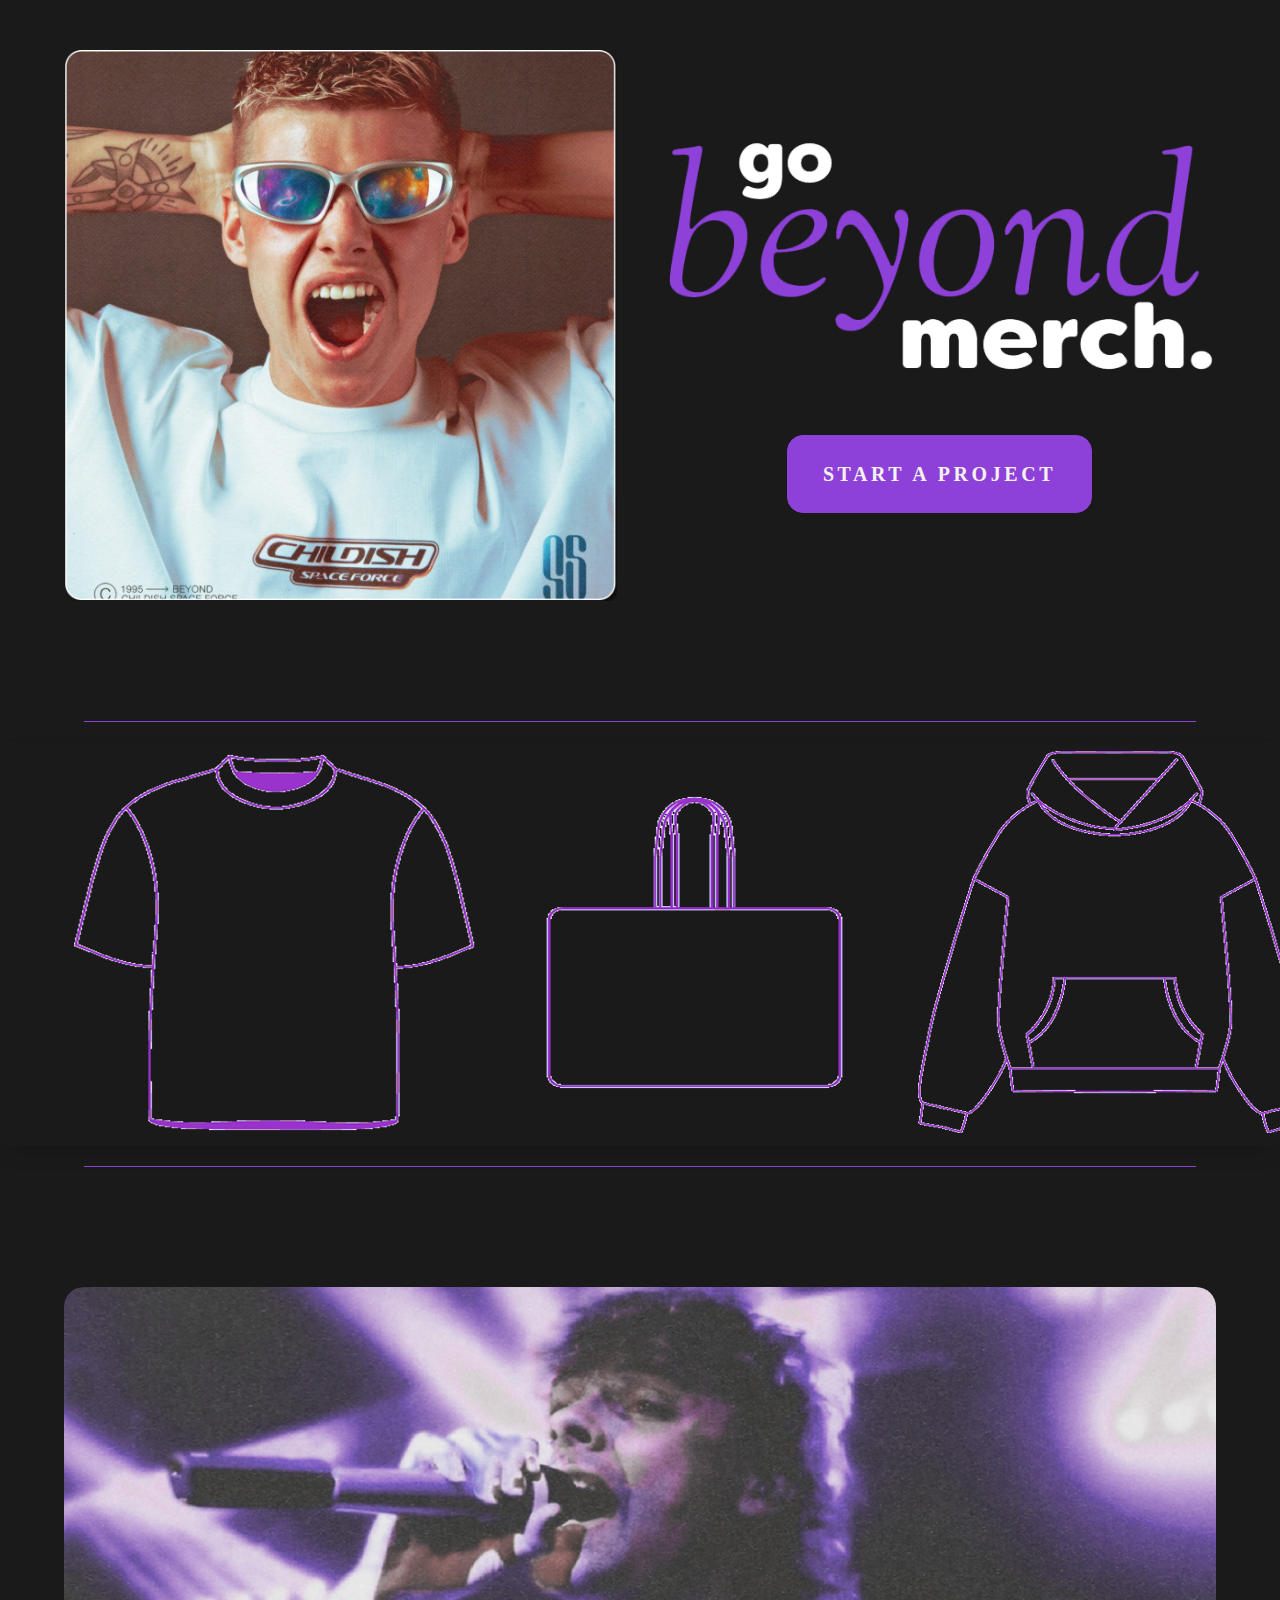
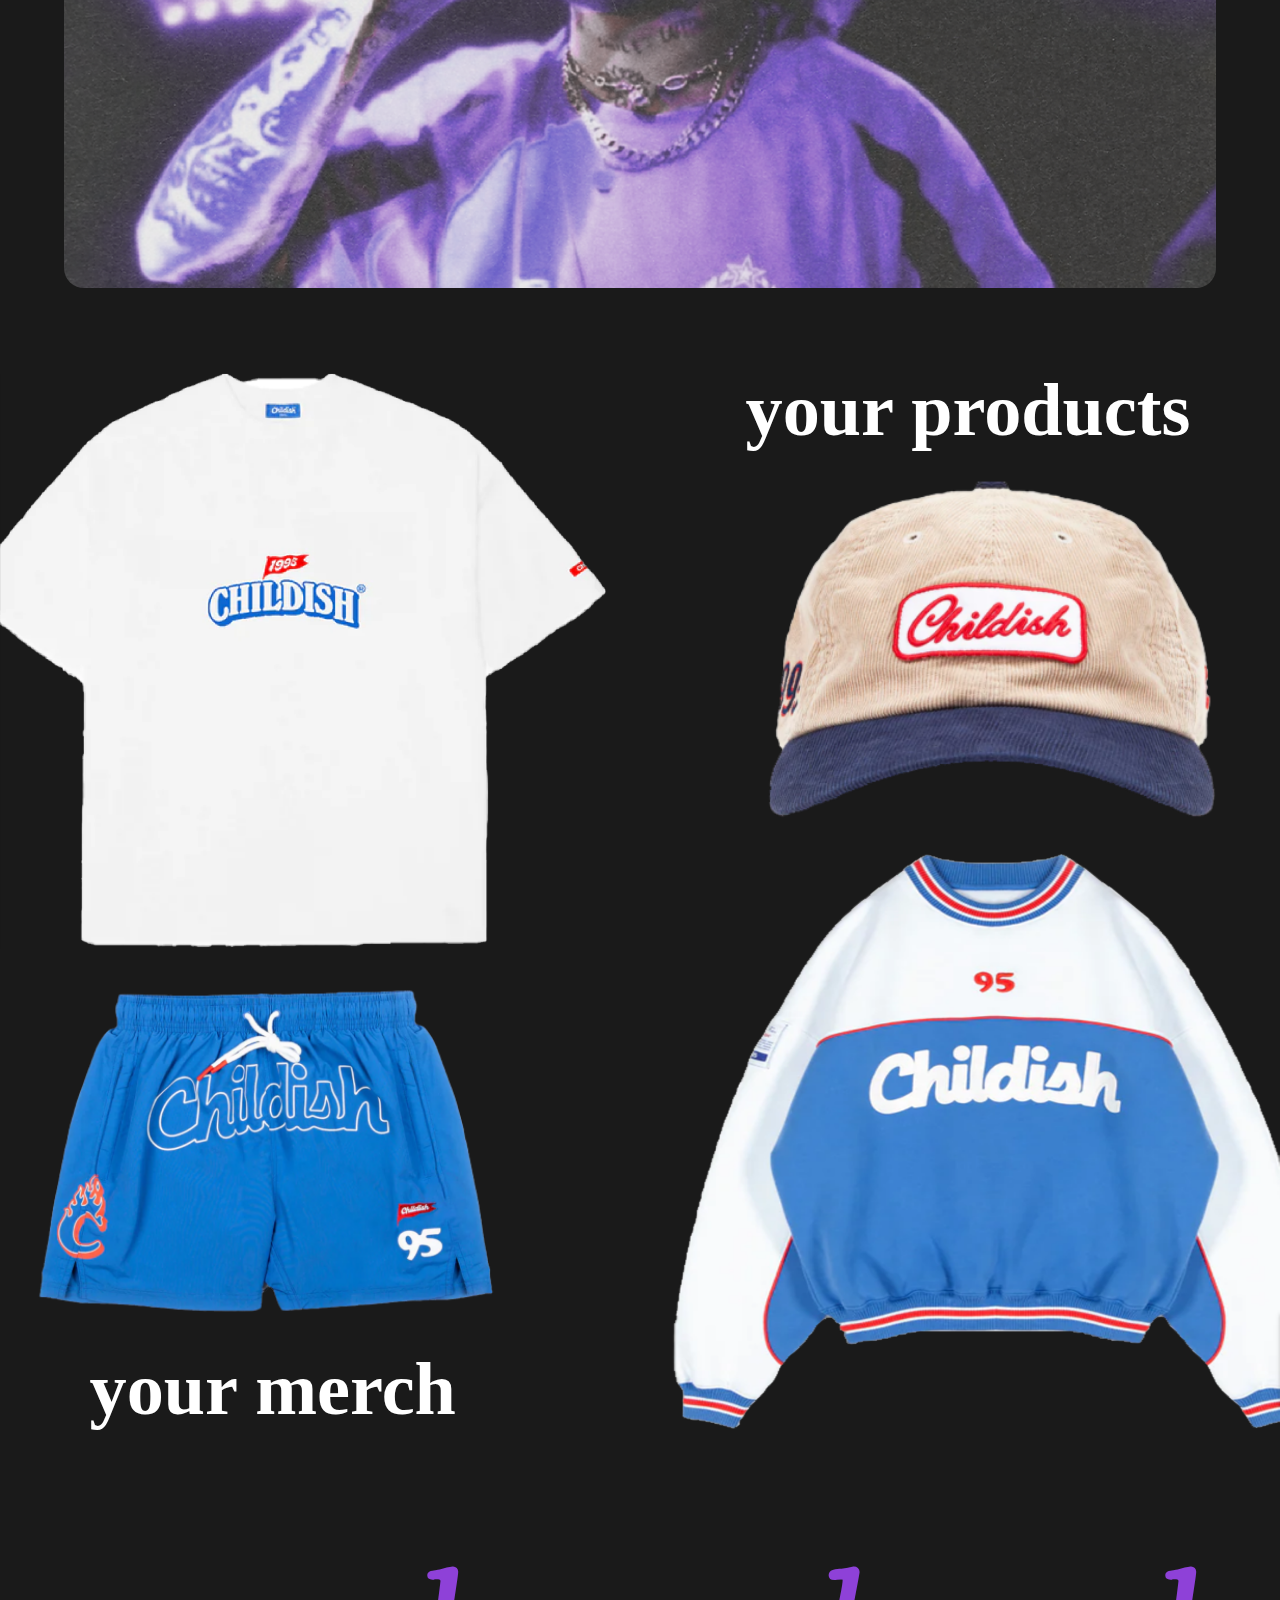
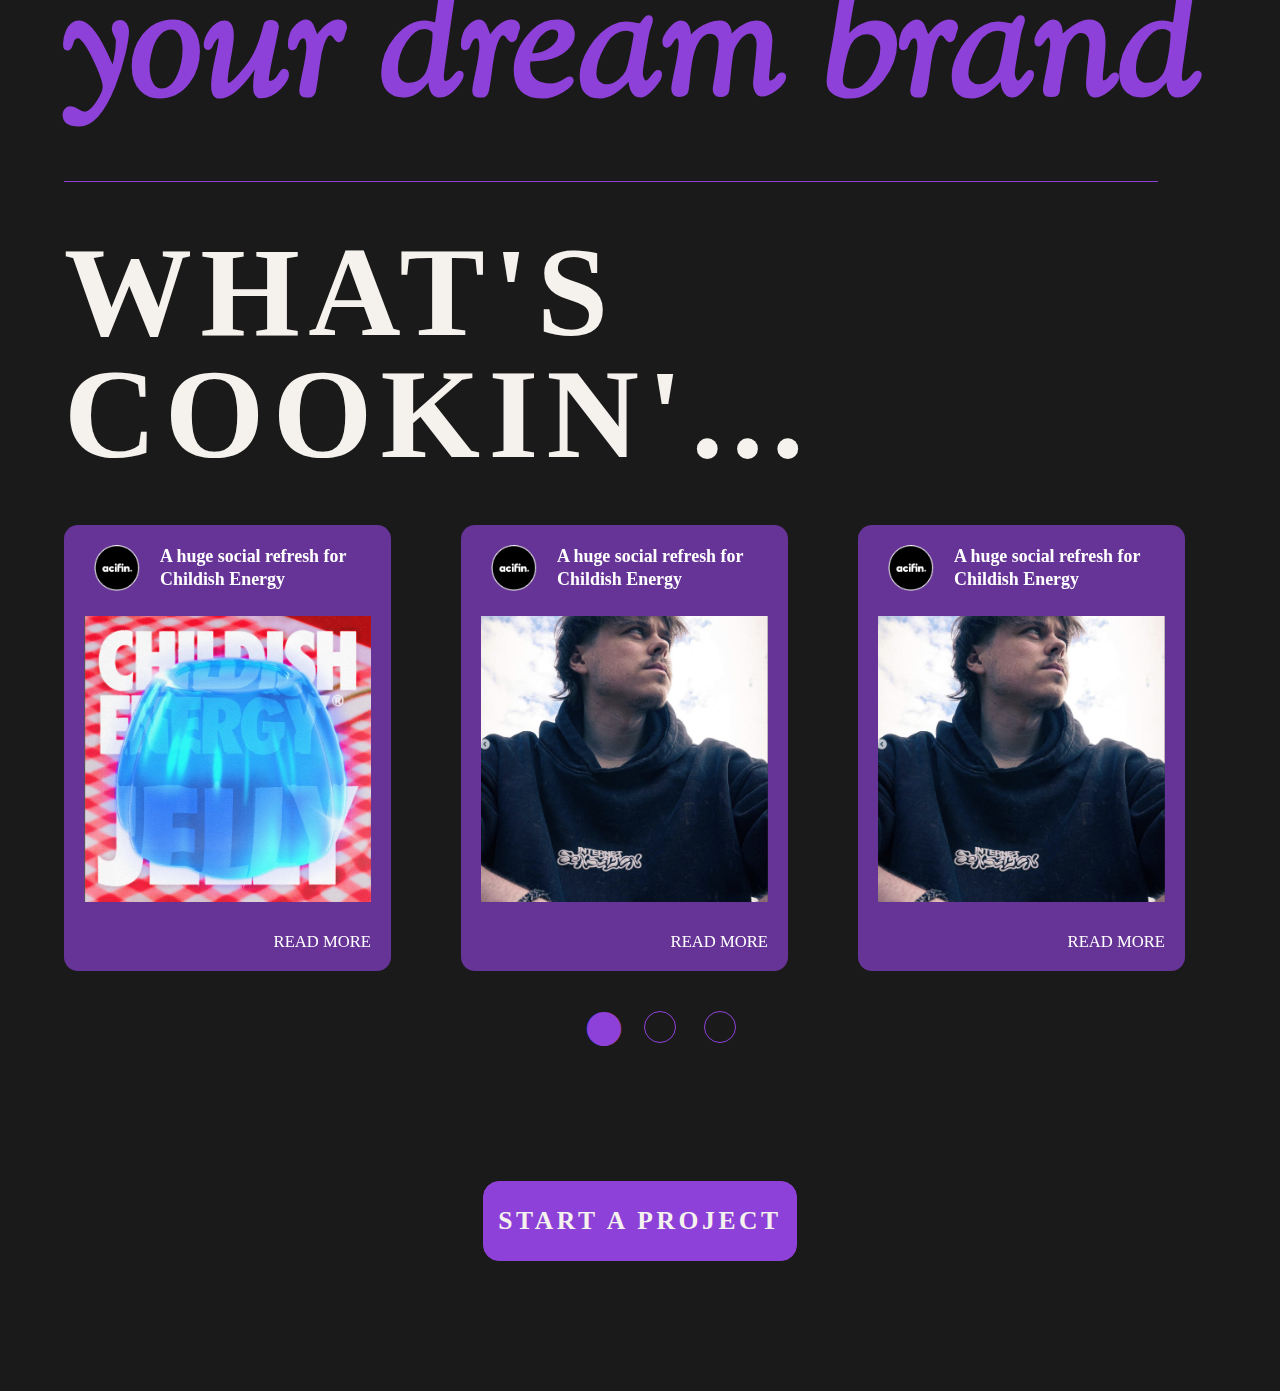
<file: index.html>
<!DOCTYPE html>
<html lang="en">
<head>
    <meta charset="UTF-8">
    <meta name="viewport" content="width=device-width, initial-scale=1.0">
    <link href="https://db.onlinewebfonts.com/c/bab15956435794e3d48309ddf0700b4c?family=Filson+Soft" rel="stylesheet">
    <link rel="stylesheet" type="text/css" href="assets/slick/slick.css">
    <link rel="stylesheet" type="text/css" href="assets/slick/slick-theme.css">
    <link rel="stylesheet" href="assets/style.css">
    <title>Merch</title>
</head>
<body>
    <main class="main_merch_sec">
        <div class="container">
            <section class="merch_container">
                <div class="merch_img_sec">
                    <img src="assets/images/merch_intro_img.png" alt="Merch_Intro">
                </div>
                <div class="merch_intro_sec">
                    <img src="assets/images/merch_intro_txt.png" alt="Merch_txt">
                    <button class="merch_btn">START A PROJECT</button>
                </div>
            </section>
        </div>
        <section class="product_scrollBar">
            <div class="container">
                <div class="scrollBar_line"></div>
            </div>
            <div class="slider">
                <div class="container">
                    <div class="slide-track">
                        <div class="slide">
                            <img src="assets/images/purple-tshirt.png" alt="T-Shirt" />
                        </div>
                        <div class="slide">
                            <img src="assets/images/purple-bag.png" alt="Bag" />
                        </div>
                        <div class="slide">
                            <img src="assets/images/purple-hoddie.png" alt="Hoodie" />
                        </div>
                        <div class="slide">
                            <img src="assets/images/purple.cap" alt="Cap" />
                        </div>
                        <div class="slide">
                            <img src="assets/images/purple_wallet.png" alt="Wallet" />
                        </div>
                        <div class="slide">
                            <img src="assets/images/purple-sweater.png" alt="Sweater" />
                        </div>
                        <div class="slide">
                            <img src="assets/images/purple-socks.png" alt="Socks" />
                        </div>
                        <div class="slide">
                            <img src="assets/images/purple-car.png" alt="Car" />
                        </div>
                        <div class="slide">
                            <img src="assets/images/purple-window.png" alt="Window" />
                        </div>
                        <div class="slide">
                            <img src="assets/images/purple-teddy.png" alt="Teddy" />
                        </div>
                        <div class="slide">
                            <img src="assets/images/purple-tshirt.png" alt="T-Shirt" />
                        </div>
                        <div class="slide">
                            <img src="assets/images/purple-bag.png" alt="Bag" />
                        </div>
                        <div class="slide">
                            <img src="assets/images/purple-hoddie.png" alt="Hoodie" />
                        </div>
                        <div class="slide">
                            <img src="assets/images/purple.cap" alt="Cap" />
                        </div>
                        <div class="slide">
                            <img src="assets/images/purple_wallet.png" alt="Wallet" />
                        </div>
                        <div class="slide">
                            <img src="assets/images/purple-sweater.png" alt="Sweater" />
                        </div>
                        <div class="slide">
                            <img src="assets/images/purple-socks.png" alt="Socks" />
                        </div>
                        <div class="slide">
                            <img src="assets/images/purple-car.png" alt="Car" />
                        </div>
                        <div class="slide">
                            <img src="assets/images/purple-window.png" alt="Window" />
                        </div>
                        <div class="slide">
                            <img src="assets/images/purple-teddy.png" alt="Teddy" />
                        </div>
                        <div class="slide">
                            <img src="assets/images/purple-tshirt.png" alt="T-Shirt" />
                        </div>
                        <div class="slide">
                            <img src="assets/images/purple-bag.png" alt="Bag" />
                        </div>
                        <div class="slide">
                            <img src="assets/images/purple-hoddie.png" alt="Hoodie" />
                        </div>
                        <div class="slide">
                            <img src="assets/images/purple.cap" alt="Cap" />
                        </div>
                        <div class="slide">
                            <img src="assets/images/purple_wallet.png" alt="Wallet" />
                        </div>
                        <div class="slide">
                            <img src="assets/images/purple-sweater.png" alt="Sweater" />
                        </div>
                        <div class="slide">
                            <img src="assets/images/purple-socks.png" alt="Socks" />
                        </div>
                        <div class="slide">
                            <img src="assets/images/purple-car.png" alt="Car" />
                        </div>
                        <div class="slide">
                            <img src="assets/images/purple-window.png" alt="Window" />
                        </div>
                        <div class="slide">
                            <img src="assets/images/purple-teddy.png" alt="Teddy" />
                        </div>
                    </div>
                </div>
            </div>
            <div class="container">
                <div class="scrollBar_line"></div>
            </div>
        </section>
        <section class="merch_poster_sec">
            <div class="container">
                <img src="assets/images/merch_singer.png" alt="Merch Poster">
            </div>
        </section>
        <section class="merch_product_sec">
            <div class="merch_pro_sec_1">
                <div class="merch_pro_img_1">
                    <img src="assets/images/childish-t-shirt.png" alt="Childish T-Shirt">
                </div>
                <div class="merch_pro_img_2">
                    <img src="assets/images/product_shorts.png" alt="Childish Shorts">
                </div>
                
                <h3>your merch</h3>
            </div>
            <div class="merch_pro_sec_2">
                <h3>your products</h3>
                <div class="merch_pro_img_3">
                    <img src="assets/images/product_cap.png" alt="Childish Cap">
                </div>
                <div class="merch_pro_img_4">
                    <img src="assets/images/product_hoodie.png" alt="Childish Hoodie">
                </div>
            </div>
        </section>
        <section class="dream_txt_sec">
            <div class="container">
                <h1>your dream brand</h1>
                <div class="line"></div>
            </div>
        </section>
        <section class="childish_slider_sec">
            <div class="container">
                <h1>WHAT'S COOKIN'...</h1>
            </div>
        </section>
        <section class="slider_wrapper">
            <div class="container">
                <div class="slider_instagram">
                    <div class="slider_content">
                        <div class="slider_content_header">
                            <img src="assets/images/acifin_slider_logo.png" alt="Slider Logo">
                            <h4>A huge social refresh for Childish Energy</h4>
                        </div>
                        <div class="slider_content_main">
                            <img src="assets/images/slider_img_1.png" alt="Slider IMG">
                        </div>
                        <div class="slider_read_more">
                            <p>READ MORE</p>
                        </div>
                    </div>
                    <div class="slider_content">
                        <div class="slider_content_header">
                            <img src="assets/images/acifin_slider_logo.png" alt="Slider Logo">
                            <h4>A huge social refresh for Childish Energy</h4>
                        </div>
                        <div class="slider_content_main">
                            <img src="assets/images/slider_img_2.png" alt="Slider IMG">
                        </div>
                        <div class="slider_read_more">
                            <p>READ MORE</p>
                        </div>
                    </div>
                    <div class="slider_content">
                        <div class="slider_content_header">
                            <img src="assets/images/acifin_slider_logo.png" alt="Slider Logo">
                            <h4>A huge social refresh for Childish Energy</h4>
                        </div>
                        <div class="slider_content_main">
                            <img src="assets/images/slider_img_2.png" alt="Slider IMG">
                        </div>
                        <div class="slider_read_more">
                            <p>READ MORE</p>
                        </div>
                    </div>
                    <div class="slider_content">
                        <div class="slider_content_header">
                            <img src="assets/images/acifin_slider_logo.png" alt="Slider Logo">
                            <h4>A huge social refresh for Childish Energy</h4>
                        </div>
                        <div class="slider_content_main">
                            <img src="assets/images/slider_img_1.png" alt="Slider IMG">
                        </div>
                        <div class="slider_read_more">
                            <p>READ MORE</p>
                        </div>
                    </div>
                    <div class="slider_content">
                        <div class="slider_content_header">
                            <img src="assets/images/acifin_slider_logo.png" alt="Slider Logo">
                            <h4>A huge social refresh for Childish Energy</h4>
                        </div>
                        <div class="slider_content_main">
                            <img src="assets/images/slider_img_2.png" alt="Slider IMG">
                        </div>
                        <div class="slider_read_more">
                            <p>READ MORE</p>
                        </div>
                    </div>
                    <div class="slider_content">
                        <div class="slider_content_header">
                            <img src="assets/images/acifin_slider_logo.png" alt="Slider Logo">
                            <h4>A huge social refresh for Childish Energy</h4>
                        </div>
                        <div class="slider_content_main">
                            <img src="assets/images/slider_img_2.png" alt="Slider IMG">
                        </div>
                        <div class="slider_read_more">
                            <p>READ MORE</p>
                        </div>
                    </div>
                </div>
            </div>
        </section>
        <section class="read_more_sec">
            <div class="container">
                <button class="merch_btn">START A PROJECT</button>
            </div>
        </section>
        
        <script src="https://code.jquery.com/jquery-2.2.0.min.js" type="text/javascript"></script>
        <script src="assets/slick/slick.js" type="text/javascript" charset="utf-8"></script>
        <script type="text/javascript">
            $(document).on('ready', function() {
                $('.slider_instagram').slick({
                    dots: true,
                    arrows: false,
                    infinite: true,
                    slidesToShow: 3,
                    slidesToScroll: 2,
                responsive: [
                    {
                    breakpoint: 1024,
                    settings: {
                        slidesToShow: 3,
                        slidesToScroll: 1,
                        infinite: true,
                        dots: true
                    }
                    },
                    {
                    breakpoint: 830,
                    settings: {
                        slidesToShow: 2,
                        slidesToScroll: 1
                    }
                    },
                    {
                    breakpoint: 590,
                    settings: {
                        slidesToShow: 1,
                        slidesToScroll: 1
                    }
                    }
                ]
                });
            });
        </script>
    </body>
    </html>
</body>
</html>
</file>
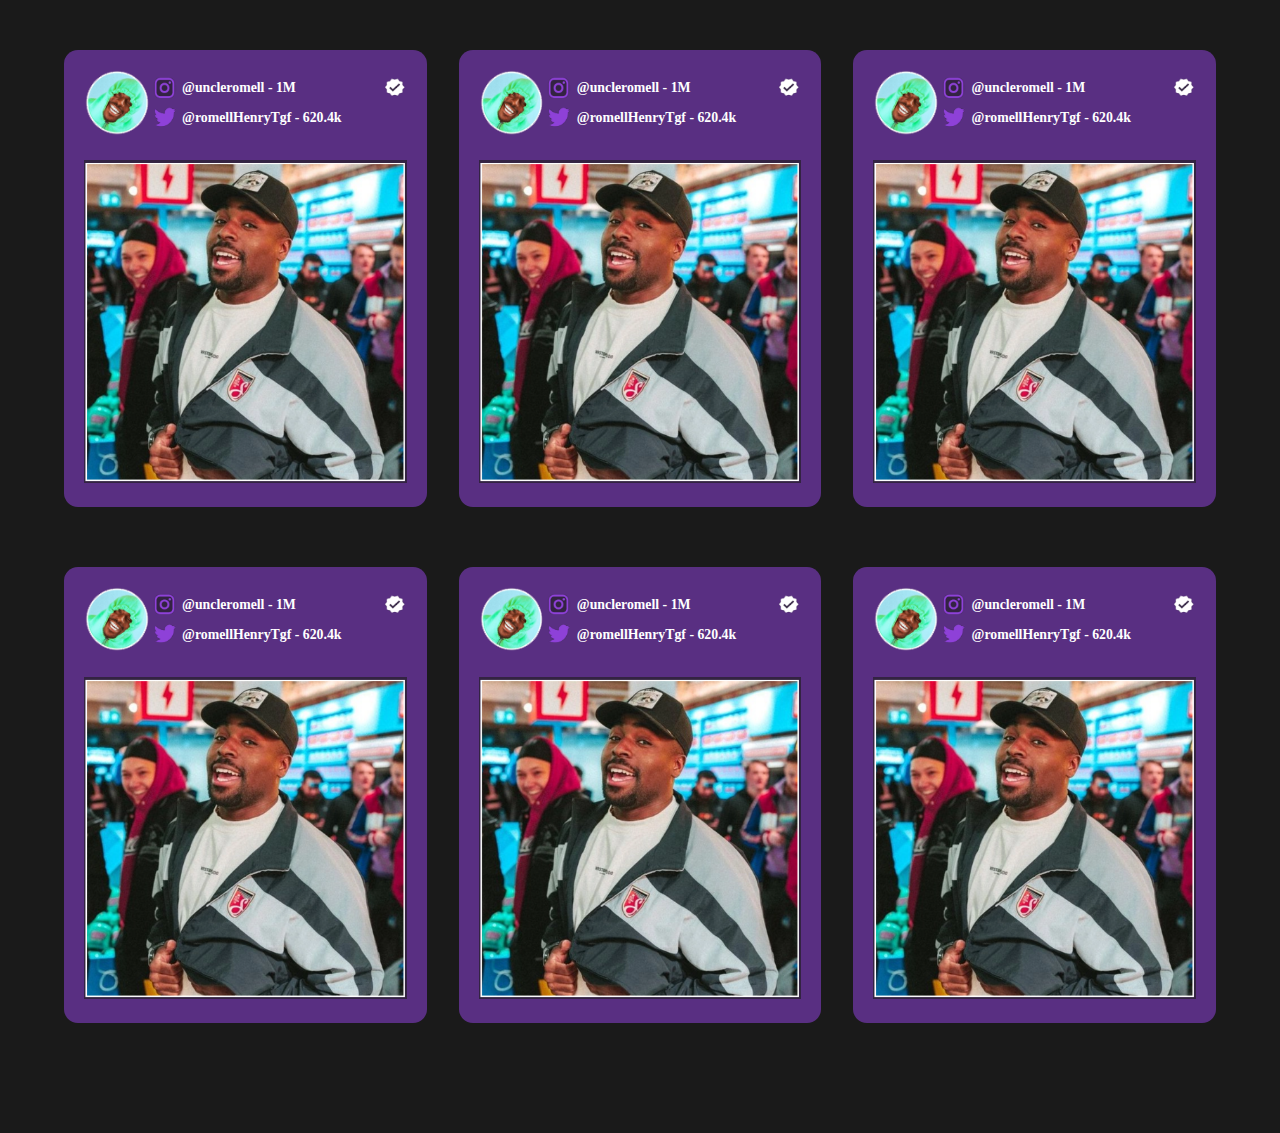
<file: main_page_2.html>
<!DOCTYPE html>
<html lang="en">
<head>
    <meta charset="UTF-8">
    <meta name="viewport" content="width=device-width, initial-scale=1.0">
    <link href="https://db.onlinewebfonts.com/c/bab15956435794e3d48309ddf0700b4c?family=Filson+Soft" rel="stylesheet">
    <link rel="stylesheet" href="assets/style.css">
    <title>Main Page 2</title>
</head>
<body>
    <div class="container">
        <section class="talent_news_wrapper">
            <div class="talent_news_sec">
                <div class="talent_news_header">
                    <div class="news_header_img">
                        <img src="assets/images/talent_news_img1.png" alt="News Icon">
                    </div>
                    <div class="news_header_caption">
                        <div class="caption_part_1"> 
                            <div class="caption_icon">
                                <img src="assets/images/talent_insta_icon.png" alt="Instagram">
                            </div>
                            <div class="caption_details">
                                <p>@uncleromell - 1M</p>
                                <img src="assets/images/talent_tick_icon.png" alt="Verified">
                            </div>
                        </div>
                        <div class="caption_part_1">
                            <div class="caption_icon">
                                <img src="assets/images/talent_twitter_icon.png" alt="Twitter">
                            </div>
                            <div class="caption_details">
                                <p>@romellHenryTgf - 620.4k</p>
                            </div>
                        </div>
                    </div>
                </div>
                <div class="talent_news_main">
                    <img src="assets/images/talent_focus_img1.png" alt="News Item">
                </div>
            </div>
            <div class="talent_news_sec">
                <div class="talent_news_header">
                    <div class="news_header_img">
                        <img src="assets/images/talent_news_img1.png" alt="News Icon">
                    </div>
                    <div class="news_header_caption">
                        <div class="caption_part_1"> 
                            <div class="caption_icon">
                                <img src="assets/images/talent_insta_icon.png" alt="Instagram">
                            </div>
                            <div class="caption_details">
                                <p>@uncleromell - 1M</p>
                                <img src="assets/images/talent_tick_icon.png" alt="Verified">
                            </div>
                        </div>
                        <div class="caption_part_1">
                            <div class="caption_icon">
                                <img src="assets/images/talent_twitter_icon.png" alt="Twitter">
                            </div>
                            <div class="caption_details">
                                <p>@romellHenryTgf - 620.4k</p>
                            </div>
                        </div>
                    </div>
                </div>
                <div class="talent_news_main">
                    <img src="assets/images/talent_focus_img1.png" alt="News Item">
                </div>
            </div>
            <div class="talent_news_sec">
                <div class="talent_news_header">
                    <div class="news_header_img">
                        <img src="assets/images/talent_news_img1.png" alt="News Icon">
                    </div>
                    <div class="news_header_caption">
                        <div class="caption_part_1"> 
                            <div class="caption_icon">
                                <img src="assets/images/talent_insta_icon.png" alt="Instagram">
                            </div>
                            <div class="caption_details">
                                <p>@uncleromell - 1M</p>
                                <img src="assets/images/talent_tick_icon.png" alt="Verified">
                            </div>
                        </div>
                        <div class="caption_part_1">
                            <div class="caption_icon">
                                <img src="assets/images/talent_twitter_icon.png" alt="Twitter">
                            </div>
                            <div class="caption_details">
                                <p>@romellHenryTgf - 620.4k</p>
                            </div>
                        </div>
                    </div>
                </div>
                <div class="talent_news_main">
                    <img src="assets/images/talent_focus_img1.png" alt="News Item">
                </div>
            </div>
            <div class="talent_news_sec">
                <div class="talent_news_header">
                    <div class="news_header_img">
                        <img src="assets/images/talent_news_img1.png" alt="News Icon">
                    </div>
                    <div class="news_header_caption">
                        <div class="caption_part_1"> 
                            <div class="caption_icon">
                                <img src="assets/images/talent_insta_icon.png" alt="Instagram">
                            </div>
                            <div class="caption_details">
                                <p>@uncleromell - 1M</p>
                                <img src="assets/images/talent_tick_icon.png" alt="Verified">
                            </div>
                        </div>
                        <div class="caption_part_1">
                            <div class="caption_icon">
                                <img src="assets/images/talent_twitter_icon.png" alt="Twitter">
                            </div>
                            <div class="caption_details">
                                <p>@romellHenryTgf - 620.4k</p>
                            </div>
                        </div>
                    </div>
                </div>
                <div class="talent_news_main">
                    <img src="assets/images/talent_focus_img1.png" alt="News Item">
                </div>
            </div>
            <div class="talent_news_sec">
                <div class="talent_news_header">
                    <div class="news_header_img">
                        <img src="assets/images/talent_news_img1.png" alt="News Icon">
                    </div>
                    <div class="news_header_caption">
                        <div class="caption_part_1"> 
                            <div class="caption_icon">
                                <img src="assets/images/talent_insta_icon.png" alt="Instagram">
                            </div>
                            <div class="caption_details">
                                <p>@uncleromell - 1M</p>
                                <img src="assets/images/talent_tick_icon.png" alt="Verified">
                            </div>
                        </div>
                        <div class="caption_part_1">
                            <div class="caption_icon">
                                <img src="assets/images/talent_twitter_icon.png" alt="Twitter">
                            </div>
                            <div class="caption_details">
                                <p>@romellHenryTgf - 620.4k</p>
                            </div>
                        </div>
                    </div>
                </div>
                <div class="talent_news_main">
                    <img src="assets/images/talent_focus_img1.png" alt="News Item">
                </div>
            </div>
            <div class="talent_news_sec">
                <div class="talent_news_header">
                    <div class="news_header_img">
                        <img src="assets/images/talent_news_img1.png" alt="News Icon">
                    </div>
                    <div class="news_header_caption">
                        <div class="caption_part_1"> 
                            <div class="caption_icon">
                                <img src="assets/images/talent_insta_icon.png" alt="Instagram">
                            </div>
                            <div class="caption_details">
                                <p>@uncleromell - 1M</p>
                                <img src="assets/images/talent_tick_icon.png" alt="Verified">
                            </div>
                        </div>
                        <div class="caption_part_1">
                            <div class="caption_icon">
                                <img src="assets/images/talent_twitter_icon.png" alt="Twitter">
                            </div>
                            <div class="caption_details">
                                <p>@romellHenryTgf - 620.4k</p>
                            </div>
                        </div>
                    </div>
                </div>
                <div class="talent_news_main">
                    <img src="assets/images/talent_focus_img1.png" alt="News Item">
                </div>
            </div>
        </section>
    </div>
</body>
</html>
</file>
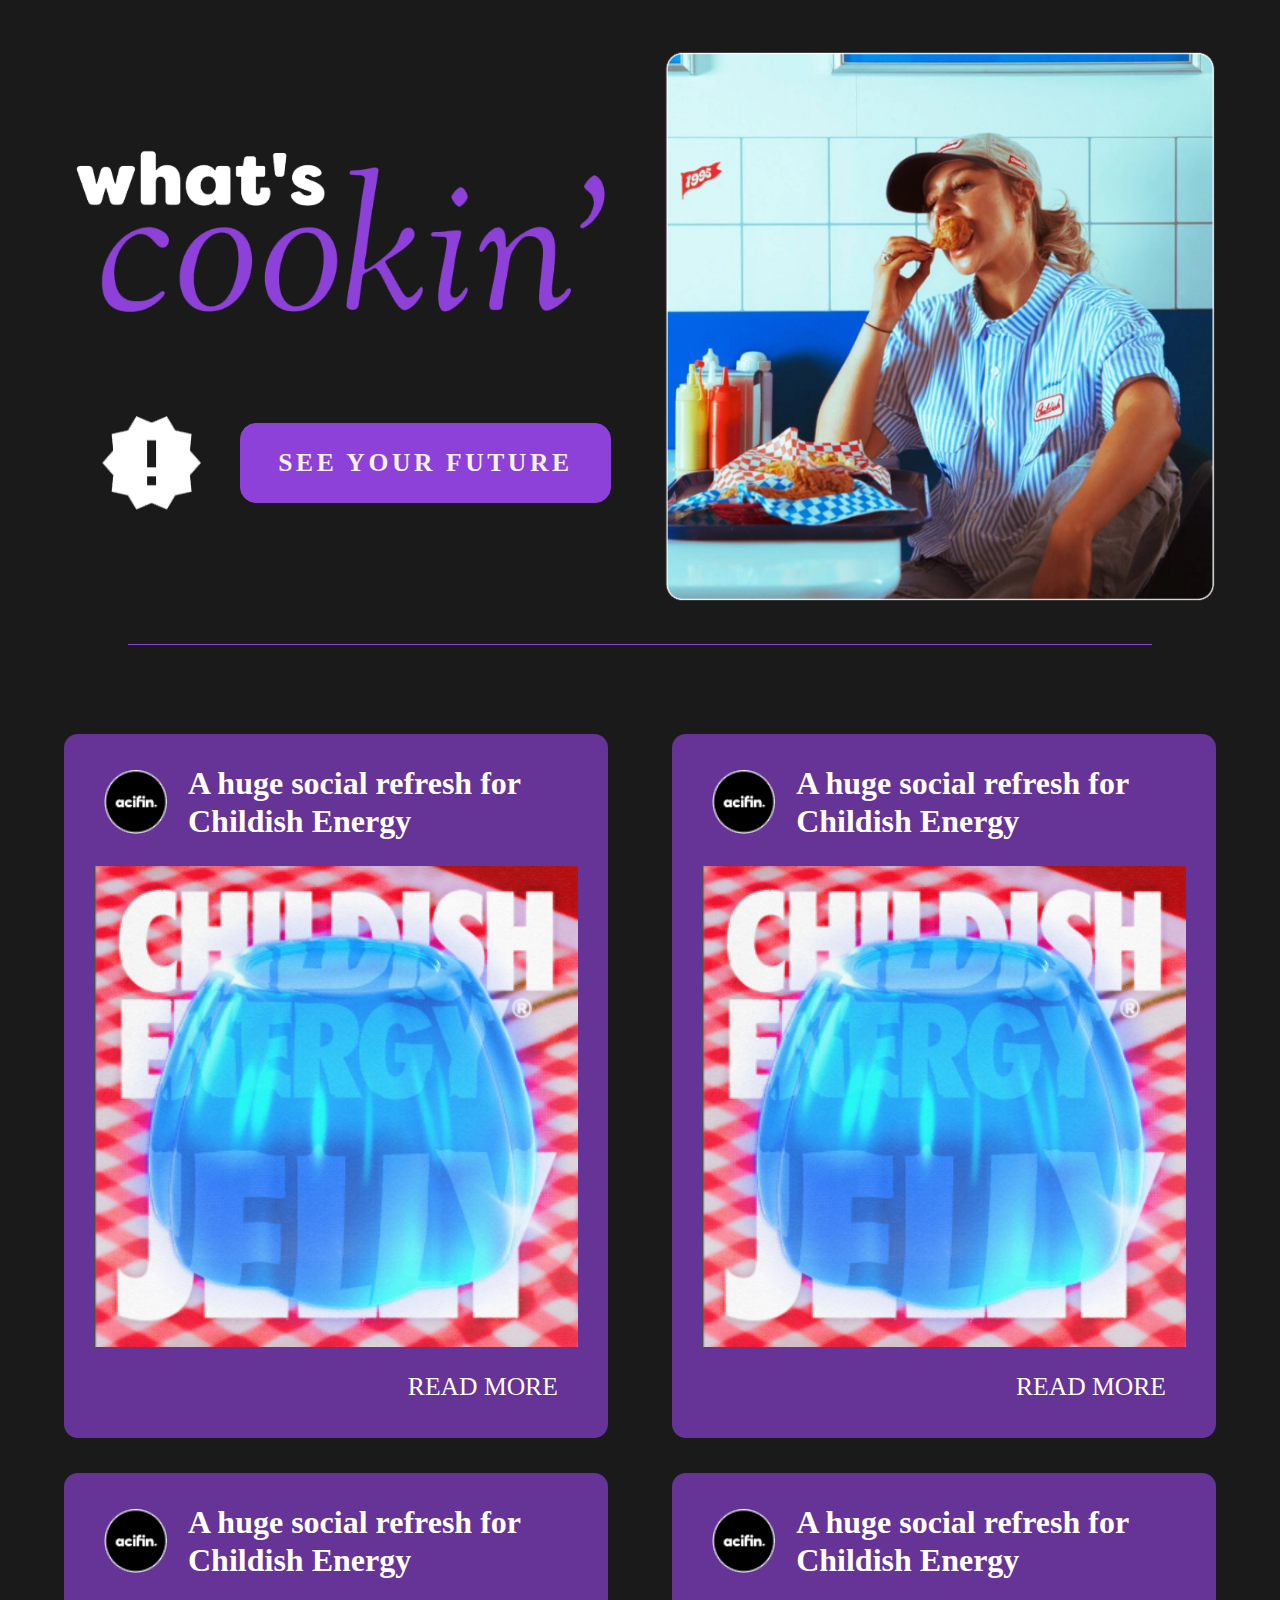
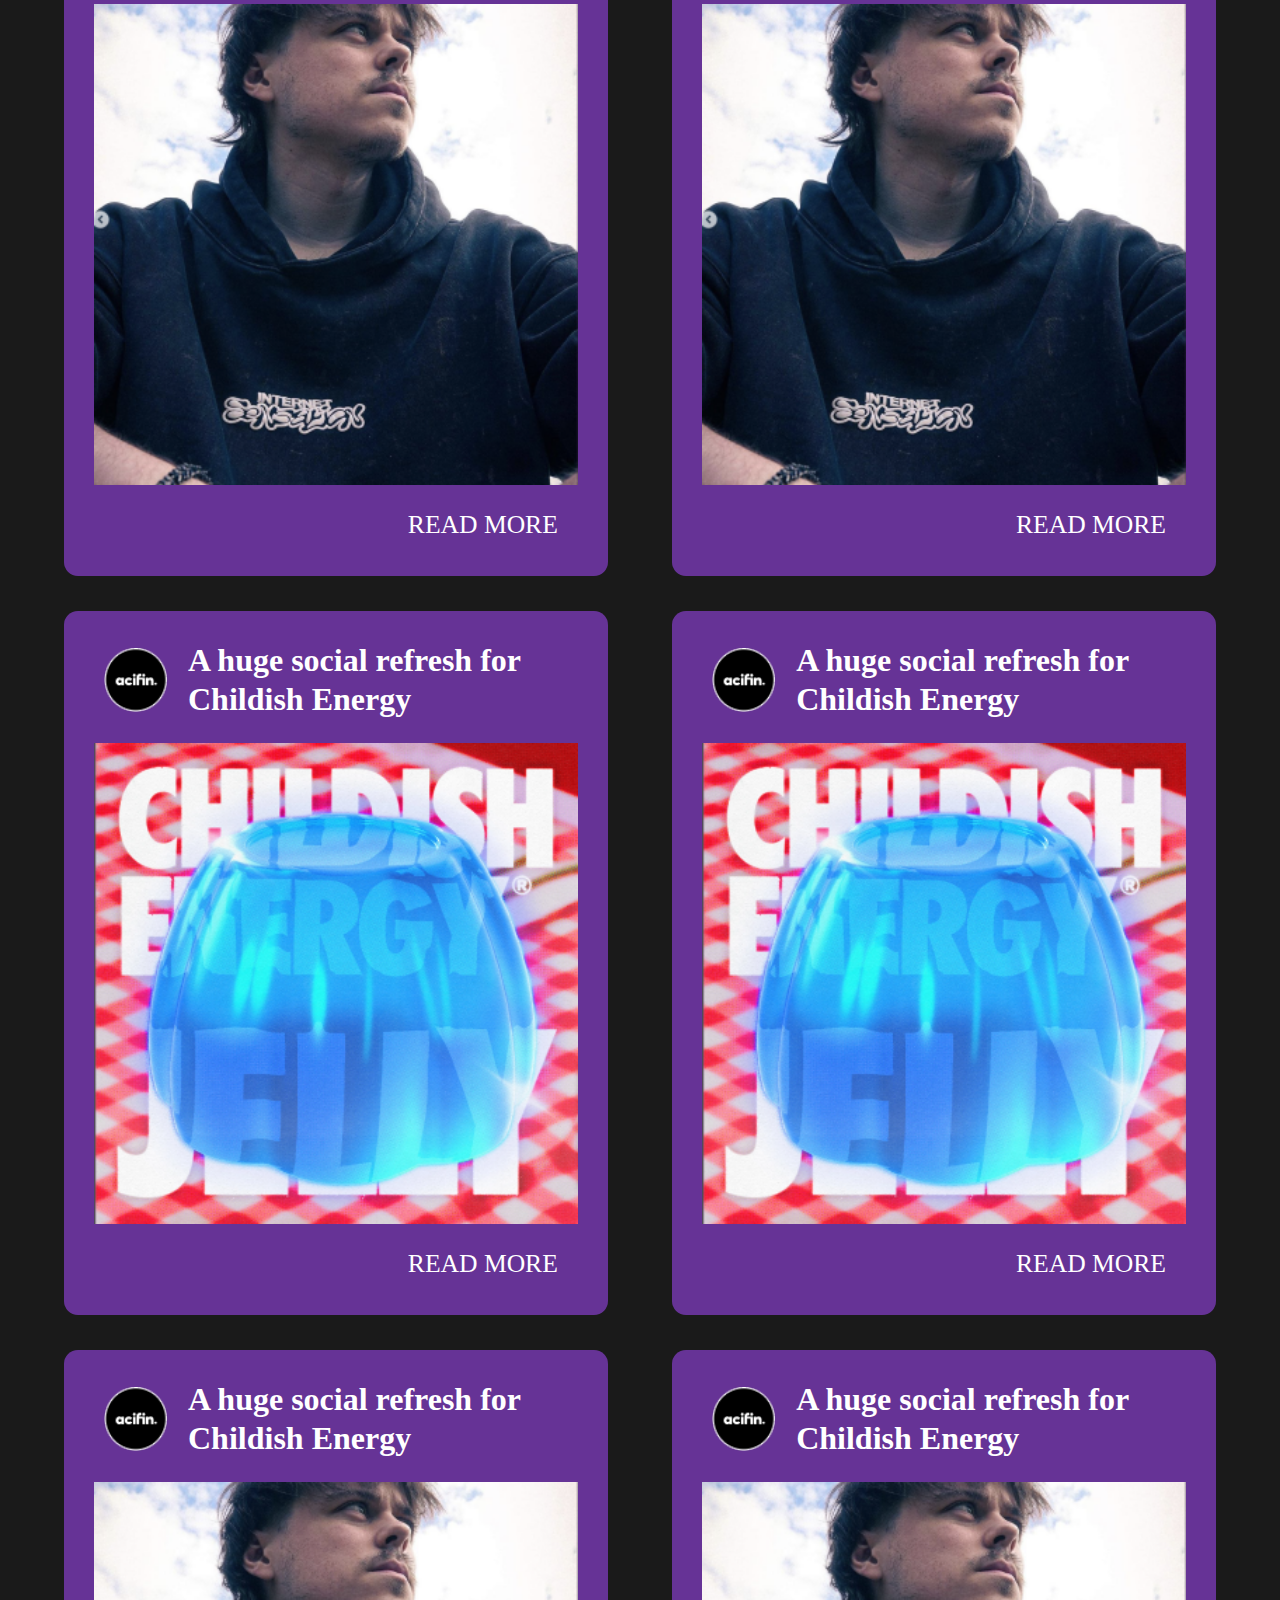
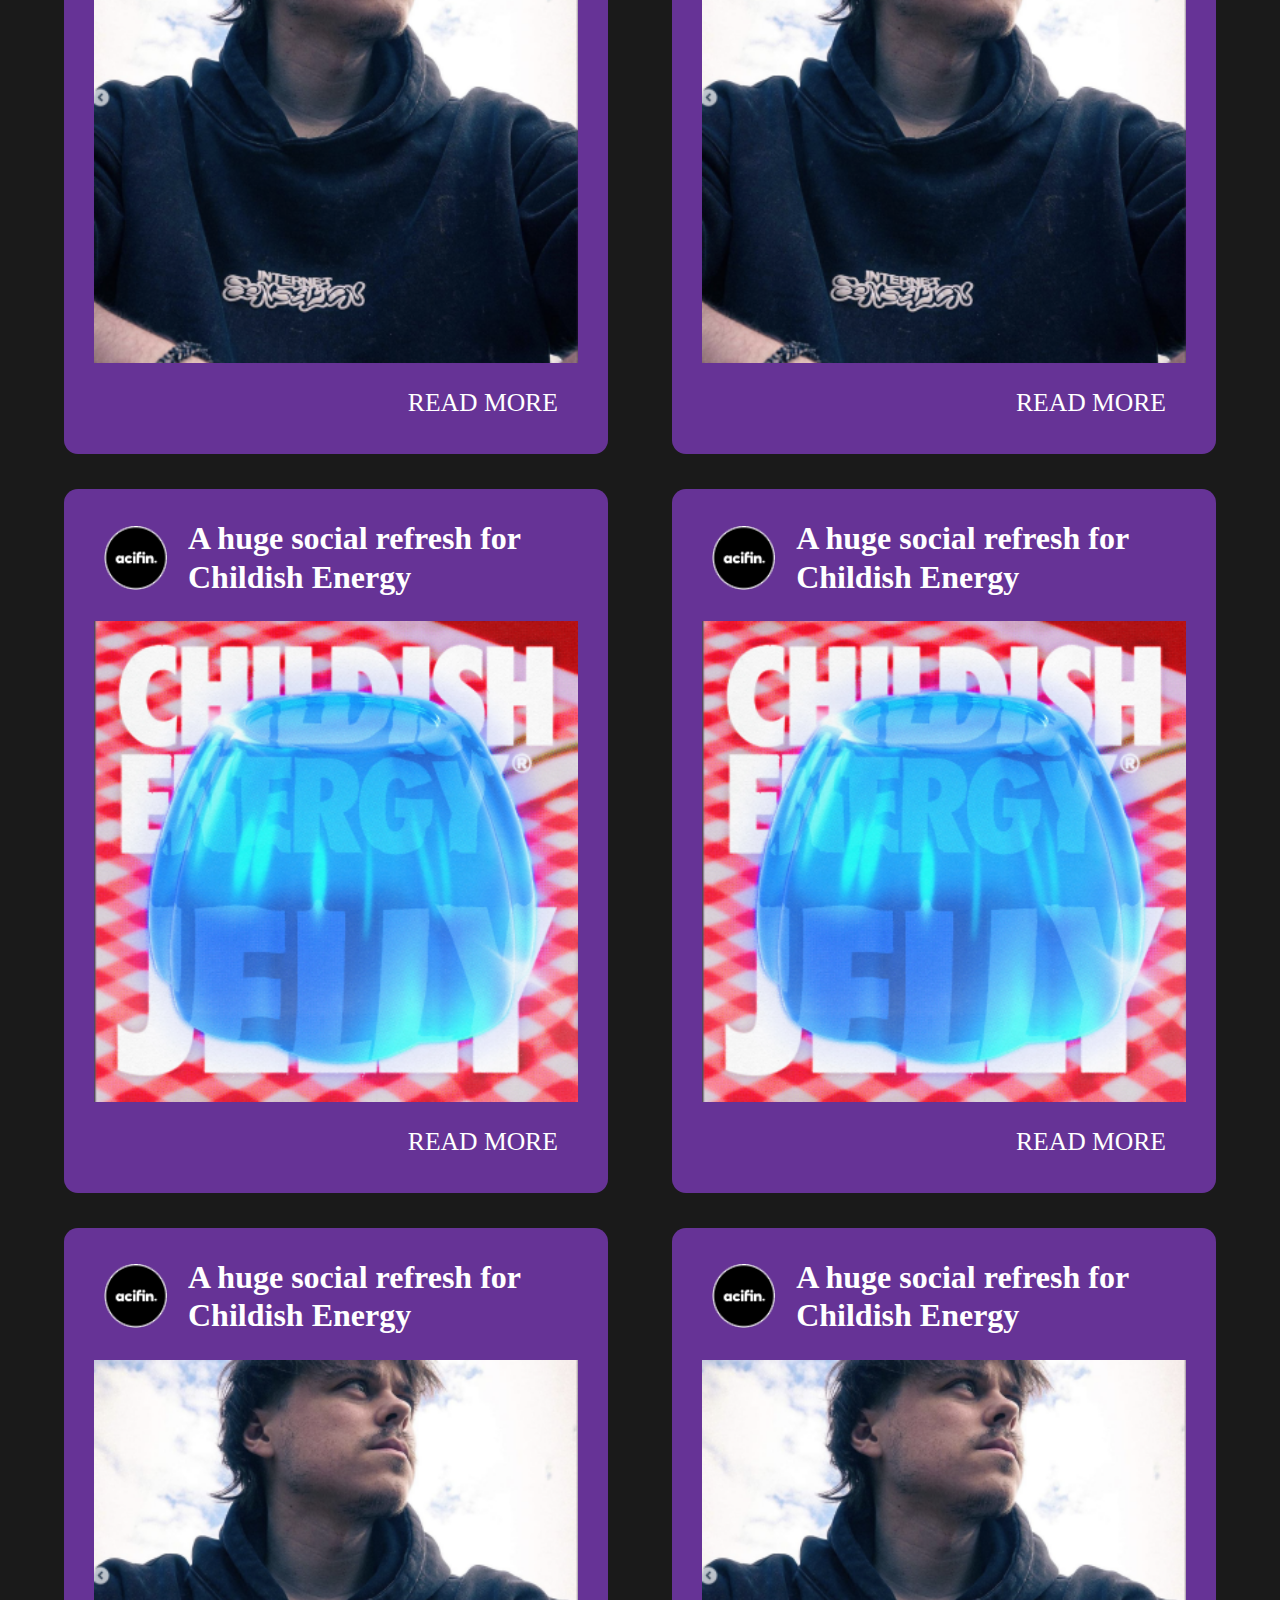
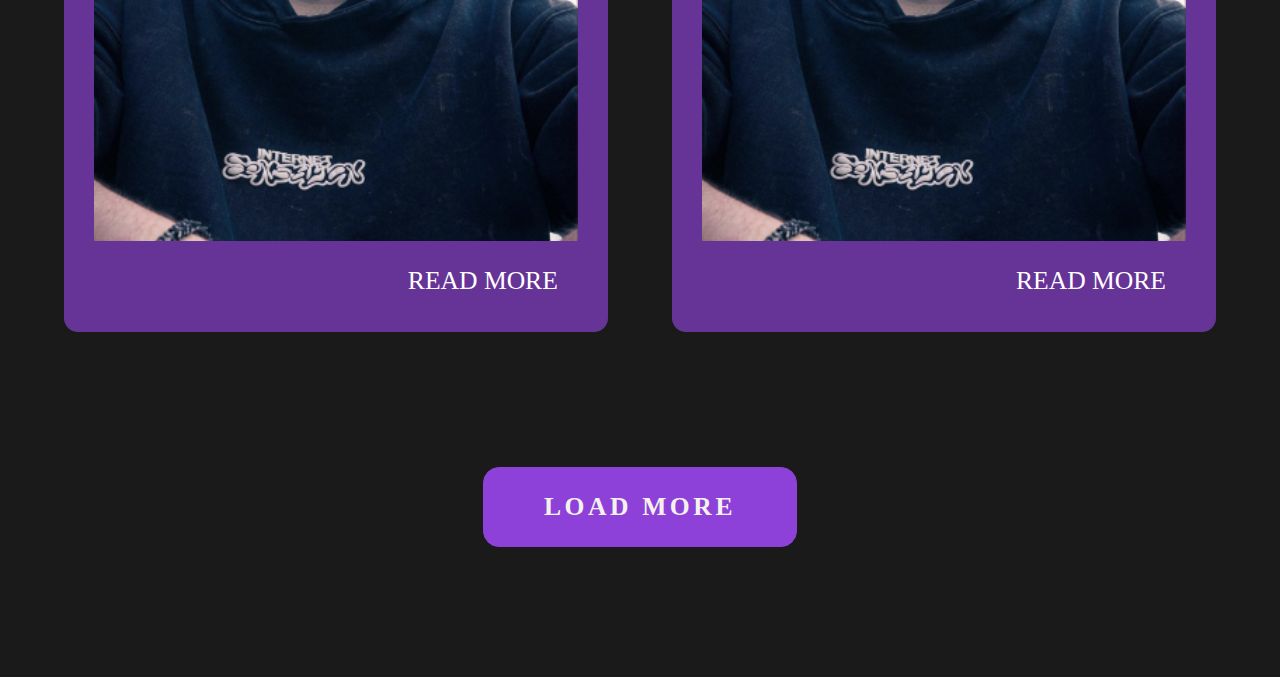
<file: main_page_4.html>
<!DOCTYPE html>
<html lang="en">
<head>
    <meta charset="UTF-8">
    <meta name="viewport" content="width=device-width, initial-scale=1.0">
    <link href="https://db.onlinewebfonts.com/c/bab15956435794e3d48309ddf0700b4c?family=Filson+Soft" rel="stylesheet">
    <link rel="stylesheet" href="assets/style.css">
    <title>Main Page 4</title>
</head>
<body class="main_page_4">
    <main class="cooking_wrapper">
        <div class="container">
            <section class="cooking_sec">
                <div class="cooking_txt_sec">
                    <img src="assets/images/whats-cooking.png" alt="What's Cooking...">
                    <div class="cooking_btn_sec">
                        <img src="assets/images/btn-design.png" alt="New-Design">
                        <button>SEE YOUR FUTURE</button>
                    </div>
                </div>
                <div class="cooking_img_sec">
                    <img src="assets/images/girl-eating-chicken.png" alt="Girl Eating Chicken">
                </div>
            </section>
            <section class="mobile_cooking_sec" style="display: none;">
                <div class="cooking_sec">
                    <div class="cooking_txt_sec">
                        <img src="assets/images/whats-cooking.png" alt="What's Cooking...">
                        <div class="cooking_img_sec">
                            <img src="assets/images/girl-eating-chicken.png" alt="Girl Eating Chicken">
                        </div>
                        <div class="cooking_btn_sec">
                            <img src="assets/images/btn-design.png" alt="New-Design">
                            <button>SEE YOUR FUTURE</button>
                        </div>
                    </div>
                </div>
            </section>
            <div class="divider_line"></div>
            <section class="cooking_posts">
                <div class="cooking_post_content">
                    <div class="cooking_post_header">
                        <img src="assets/images/acifin_slider_logo.png" alt="Acifin-Post">
                        <h4>A huge social refresh for Childish Energy</h4>
                    </div>
                    <div class="cooking_post_main">
                        <img src="assets/images/slider_img_1.png" alt="Post-Main-Img">
                        <p>Read More</p>
                    </div>
                </div>
                <div class="cooking_post_content">
                    <div class="cooking_post_header">
                        <img src="assets/images/acifin_slider_logo.png" alt="Acifin-Post">
                        <h4>A huge social refresh for Childish Energy</h4>
                    </div>
                    <div class="cooking_post_main">
                        <img src="assets/images/slider_img_1.png" alt="Post-Main-Img">
                        <p>Read More</p>
                    </div>
                </div>
                <div class="cooking_post_content">
                    <div class="cooking_post_header">
                        <img src="assets/images/acifin_slider_logo.png" alt="Acifin-Post">
                        <h4>A huge social refresh for Childish Energy</h4>
                    </div>
                    <div class="cooking_post_main">
                        <img src="assets/images/slider_img_2.png" alt="Post-Main-Img">
                        <p>Read More</p>
                    </div>
                </div>
                <div class="cooking_post_content">
                    <div class="cooking_post_header">
                        <img src="assets/images/acifin_slider_logo.png" alt="Acifin-Post">
                        <h4>A huge social refresh for Childish Energy</h4>
                    </div>
                    <div class="cooking_post_main">
                        <img src="assets/images/slider_img_2.png" alt="Post-Main-Img">
                        <p>Read More</p>
                    </div>
                </div>
                <div class="cooking_post_content">
                    <div class="cooking_post_header">
                        <img src="assets/images/acifin_slider_logo.png" alt="Acifin-Post">
                        <h4>A huge social refresh for Childish Energy</h4>
                    </div>
                    <div class="cooking_post_main">
                        <img src="assets/images/slider_img_1.png" alt="Post-Main-Img">
                        <p>Read More</p>
                    </div>
                </div>
                <div class="cooking_post_content">
                    <div class="cooking_post_header">
                        <img src="assets/images/acifin_slider_logo.png" alt="Acifin-Post">
                        <h4>A huge social refresh for Childish Energy</h4>
                    </div>
                    <div class="cooking_post_main">
                        <img src="assets/images/slider_img_1.png" alt="Post-Main-Img">
                        <p>Read More</p>
                    </div>
                </div>
                <div class="cooking_post_content">
                    <div class="cooking_post_header">
                        <img src="assets/images/acifin_slider_logo.png" alt="Acifin-Post">
                        <h4>A huge social refresh for Childish Energy</h4>
                    </div>
                    <div class="cooking_post_main">
                        <img src="assets/images/slider_img_2.png" alt="Post-Main-Img">
                        <p>Read More</p>
                    </div>
                </div>
                <div class="cooking_post_content">
                    <div class="cooking_post_header">
                        <img src="assets/images/acifin_slider_logo.png" alt="Acifin-Post">
                        <h4>A huge social refresh for Childish Energy</h4>
                    </div>
                    <div class="cooking_post_main">
                        <img src="assets/images/slider_img_2.png" alt="Post-Main-Img">
                        <p>Read More</p>
                    </div>
                </div>
                <div class="cooking_post_content">
                    <div class="cooking_post_header">
                        <img src="assets/images/acifin_slider_logo.png" alt="Acifin-Post">
                        <h4>A huge social refresh for Childish Energy</h4>
                    </div>
                    <div class="cooking_post_main">
                        <img src="assets/images/slider_img_1.png" alt="Post-Main-Img">
                        <p>Read More</p>
                    </div>
                </div>
                <div class="cooking_post_content">
                    <div class="cooking_post_header">
                        <img src="assets/images/acifin_slider_logo.png" alt="Acifin-Post">
                        <h4>A huge social refresh for Childish Energy</h4>
                    </div>
                    <div class="cooking_post_main">
                        <img src="assets/images/slider_img_1.png" alt="Post-Main-Img">
                        <p>Read More</p>
                    </div>
                </div>
                <div class="cooking_post_content">
                    <div class="cooking_post_header">
                        <img src="assets/images/acifin_slider_logo.png" alt="Acifin-Post">
                        <h4>A huge social refresh for Childish Energy</h4>
                    </div>
                    <div class="cooking_post_main">
                        <img src="assets/images/slider_img_2.png" alt="Post-Main-Img">
                        <p>Read More</p>
                    </div>
                </div>
                <div class="cooking_post_content">
                    <div class="cooking_post_header">
                        <img src="assets/images/acifin_slider_logo.png" alt="Acifin-Post">
                        <h4>A huge social refresh for Childish Energy</h4>
                    </div>
                    <div class="cooking_post_main">
                        <img src="assets/images/slider_img_2.png" alt="Post-Main-Img">
                        <p>Read More</p>
                    </div>
                </div>
            </section>
        </div>
    </main>
    <section class="read_more_sec">
        <div class="container">
            <button class="merch_btn">LOAD MORE</button>
        </div>
    </section>
</body>
</html>
</file>
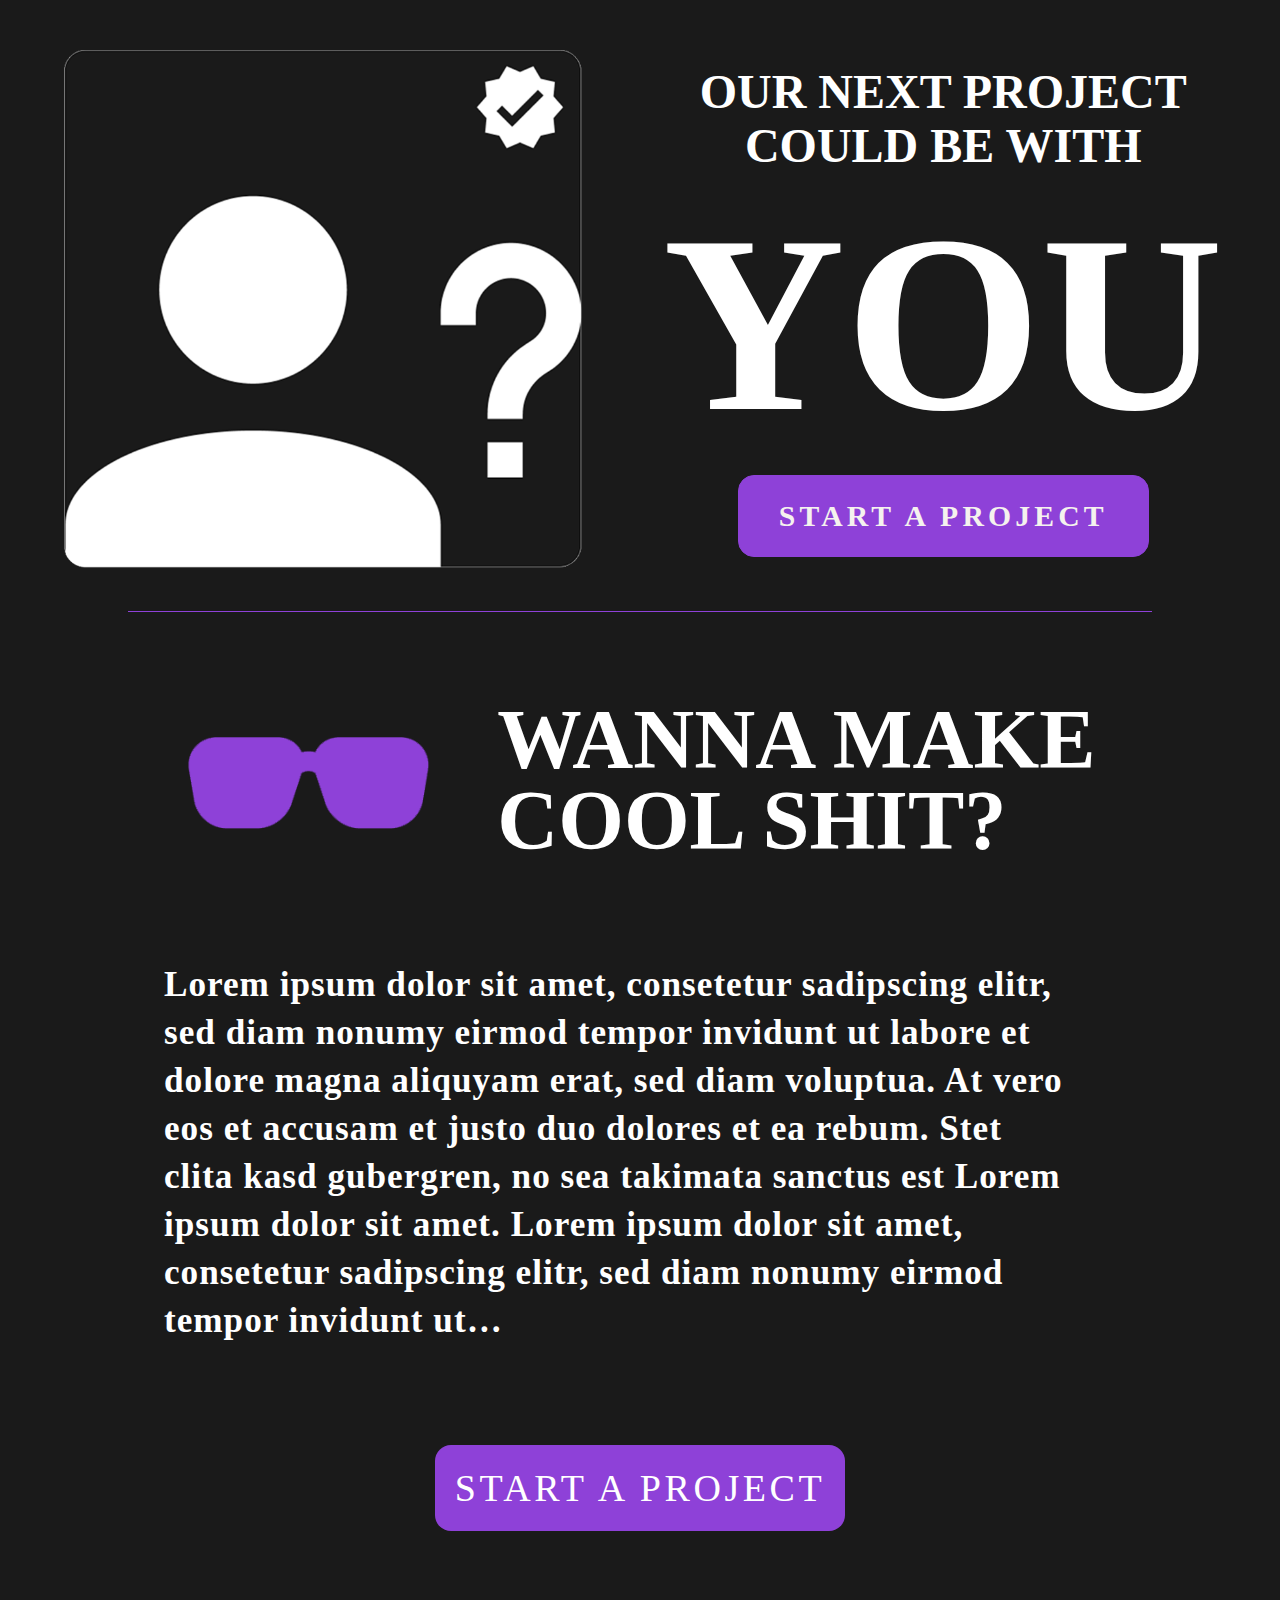
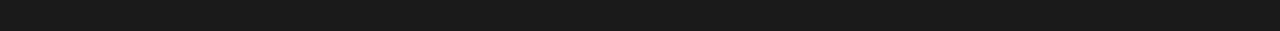
<file: main_page_5.html>
<!DOCTYPE html>
<html lang="en">
<head>
    <meta charset="UTF-8">
    <meta name="viewport" content="width=device-width, initial-scale=1.0">
    <link href="https://db.onlinewebfonts.com/c/bab15956435794e3d48309ddf0700b4c?family=Filson+Soft" rel="stylesheet">
    <link rel="stylesheet" href="assets/style.css">
    <title>Main Page 5</title>
</head>
<body>
    <main class="main_container">
        <div class="container">
            <section class="project_wrapper">
                <div class="project_img_sec">
                    <img src="assets/images/page5_sec1.png" alt="What Next">
                </div>
                <div class="project_txt_sec">
                    <h2>OUR NEXT PROJECT COULD BE WITH</h2>
                    <h1>YOU</h1>
                    <a>START A PROJECT</a>
                </div>
            </section>
            <div class="divider_line"></div>
            <section class="project_caption_wrapper">
                <div class="project_caption_img">
                    <img src="assets/images/page5_sec3.png" alt="Project Caption">
                </div>
                <div class="project_caption_txt">
                    <h1>WANNA MAKE COOL SHIT?</h1>
                </div>
                <div class="project_discription">
                    <p>Lorem ipsum dolor sit amet, consetetur sadipscing elitr, sed diam nonumy eirmod tempor invidunt ut labore et dolore magna aliquyam erat, sed diam voluptua. At vero eos et accusam et justo duo dolores et ea rebum. Stet clita kasd gubergren, no sea takimata sanctus est Lorem ipsum dolor sit amet. Lorem ipsum dolor sit amet, consetetur sadipscing elitr, sed diam nonumy eirmod tempor invidunt ut…</p>
                </div>
                <div class="project_btn">
                    <a href="#">START A PROJECT</a>
                </div>
            </section>
        </div>
    </main>
</body>
</html>
</file>
<file: assets/style.css>
* {
    margin: 0px;
    padding: 0px;
}
@font-face {
    font-family: "ofl-sorts-mill-goudy";
    src: url('../assets/fonts/ofl-sorts-mill-goudy.italic.otf') format('opentype');
    font-weight: normal;
    font-style: italic;
}
body {
    background: #1A1A1A;
    font-family: 'Filson Soft';
}
.main_merch_sec {
    max-width: 100%;
}
.container {
    width: 90%;
    margin: 0 auto;
}
.main_merch_sec .container .merch_container {
    display: flex;
    max-width: 100%;
    align-items: center;
    justify-content: space-between;
    padding: 50px 0px;
}
.main_merch_sec .container .merch_container .merch_img_sec {
    display: flex;
    width: 48%;
    height: 100%;
    align-items: center;
    justify-content: center;
}
.main_merch_sec .container .merch_container .merch_img_sec img {
    width: 100%;
}
.main_merch_sec .container .merch_container .merch_intro_sec {
    display: flex;
    flex-direction: column;
    width: 48%;
    height: 100%;
    align-items: center;
    justify-content: center;
}
.main_merch_sec .container .merch_container .merch_intro_sec img {
    width: 100%;
}
.main_merch_sec .container .merch_container .merch_intro_sec .merch_btn {
    display: flex;
    width: 55%;
    align-items: center;
    justify-content: center;
    margin-top: 60px;
    background: #8E41D8;
    border: 1px solid #8E41D8;
    border-radius: 16px;
    padding: 23px 0px;
    color: #F5F2EE;
    font-size: 38px;
    line-height: 46px;
    letter-spacing: 3.57px;
    font-weight: 900;
    font-family: 'Filson Soft';
}
.main_merch_sec .merch_poster_sec {
    width: 100%;
    padding: 50px 0px 80px;
}
.main_merch_sec .merch_poster_sec .container img {
    width: 100%;
    border-radius: 20px;
}
.merch_product_sec {
    display: flex;
    max-width: 100%;
    align-items: center;
    justify-content: space-between;
    padding-bottom: 50px;
}
.merch_product_sec .merch_pro_sec_1 {
    display: flex;
    max-width: 50%;
    flex-flow: column wrap;
    gap: 30px;
    align-items: flex-start;
    justify-content: center;
}
.merch_product_sec .merch_pro_sec_1 h3 {
    color: #FFFFFF;
    font-size: 5.8vw;
    line-height: 6vw;
    width: 100%;
    padding-left: 7vw;
}
.merch_product_sec .merch_pro_sec_1 .merch_pro_img_1 {
    display: flex;
    width: 95%;
    align-items: center;
    justify-content: flex-start;
}
.merch_product_sec .merch_pro_sec_1 .merch_pro_img_1 img {
    width: 100%;
}
.merch_product_sec .merch_pro_sec_1 .merch_pro_img_2 {
    display: flex;
    width: 85%;
    align-items: center;
    justify-content: center;
}
.merch_product_sec .merch_pro_sec_1 .merch_pro_img_2 img {
    width: 90%;
}
.merch_product_sec .merch_pro_sec_2 {
    display: flex;
    max-width: 50%;
    flex-flow: column wrap;
    gap: 30px;
    align-items: flex-end;
    justify-content: center;
}
.merch_product_sec .merch_pro_sec_2 h3 {
    color: #FFFFFF;
    font-size: 5.8vw;
    line-height: 6vw;
    padding-right: 7vw;
}
.merch_product_sec .merch_pro_sec_2 .merch_pro_img_3 {
    display: flex;
    width: 85%;
    align-items: center;
    justify-content: center;
}
.merch_product_sec .merch_pro_sec_2 .merch_pro_img_3 img {
    width: 90%;
}
.merch_product_sec .merch_pro_sec_2 .merch_pro_img_4 {
    display: flex;
    width: 95%;
    align-items: center;
    justify-content: flex-end;
}
.merch_product_sec .merch_pro_sec_2 .merch_pro_img_4 img {
    width: 100%;
}
.main_merch_sec .dream_txt_sec {
    width: 100%;
    padding: 50px 0px;
}
.main_merch_sec .dream_txt_sec .container h1 {
    font-family: 'ofl-sorts-mill-goudy';
    color: #8E41D8;
    font-size: 12.9vw;
}
.main_merch_sec .dream_txt_sec .container .line {
    border-bottom: 1px solid #8E41D8;
    width: 95%;
}
.main_merch_sec .childish_slider_sec {
    width: 100%;
    padding: 0px 0px 50px;
}
.main_merch_sec .childish_slider_sec .container h1 {
    color: #F5F2EE;
    font-size: 10vw;
    line-height: 9.5vw;
    letter-spacing: 8.32px;
    font-weight: 900;
}
.main_merch_sec .product_scrollBar {
    max-width: 100%;
    padding: 50px 0px;
}
.product_scrollBar .container .scrollBar_line {
    border-bottom: 1px solid #8E41D8;
    margin: 20px;
}
.slider_wrapper {
    width: 100%;
    padding: 0px 0px 80px;
}
.slider_wrapper .container {
    width: 93%;
    margin: 0 5vw;
}
.slider_wrapper .slider_instagram {
    display: flex;
    max-width: 100%;
}
.slider_wrapper .slider_instagram .slider_content {
    background: #8f41d8a8;
    border-radius: 14px;
    padding: 20px;
    margin-right: 70px;
}
.slider_wrapper .slider_instagram .slider_content .slider_content_header {
    display: flex;
    max-width: 100%;
    gap: 20px;
    align-items: center;
    margin-bottom: 25px;
}
.slider_wrapper .slider_instagram .slider_content .slider_content_header img {
    width: 3.6vw;
    padding-left: 10px;
}
.slider_wrapper .slider_instagram .slider_content .slider_content_header h4 {
    color: #FFFFFF;
    font-size: 1.46vw;
    line-height: 1.8vw;
    width: 17vw;
}
.slider_wrapper .slider_instagram .slider_content .slider_content_main {
    display: flex;
    width: 100%;
    margin-bottom: 30px;
}
.slider_wrapper .slider_instagram .slider_content .slider_content_main img {
    width: 100%;
}
.slider_wrapper .slider_instagram .slider_content .slider_read_more p {
    color: #fff;
    font-size: 1.3vw;
    line-height: 1.5vw;
    text-align: right;
}
.read_more_sec {
    max-width: 100%;
    padding: 100px 0px 130px;
}
.read_more_sec .container {
    display: flex;
    align-items: center;
    justify-content: center;
}
.read_more_sec .container .merch_btn {
    display: flex;
    width: 24.5vw;
    align-items: center;
    justify-content: center;
    background: #8E41D8;
    border: 1px solid #8E41D8;
    border-radius: 16px;
    padding: 23px 0px;
    color: #F5F2EE;
    font-size: 2vw;
    line-height: 2.5vw;
    letter-spacing: 3.57px;
    font-weight: 900;
    font-family: 'Filson Soft';
}
/* Product Slider CSS */
@keyframes scroll {
	0% {
		transform: translateX(0);
   }
	100% {
		transform: translateX(calc(-100% * 7));
   }
}
.slider {
    background: transparent;
    box-shadow: 0 10px 20px -5px rgba(0, 0, 0, .125);
    margin: auto;
    overflow: hidden;
    position: relative;
    width: 100%;
}
.slider .slide-track {
	animation: scroll 40s linear infinite;
	display: flex;
	width: 100%;
}
.slider .slide {
	height: 100%;
	width: 100%;
}

/* MAIN PAGE 4 CSS */
.cooking_wrapper {
    width: 100%;
    padding: 50px 0px 0px;
}
.cooking_wrapper .container .cooking_sec {
    display: flex;
    width: 100%;
    align-items: center;
    justify-content: space-between;
    flex-wrap: wrap;
}
.cooking_wrapper .container .cooking_sec .cooking_txt_sec {
    width: 48%;
}
.cooking_wrapper .container .cooking_sec .cooking_txt_sec img {
    width: 100%;
}
.cooking_wrapper .container .cooking_sec .cooking_txt_sec .cooking_btn_sec {
    display: flex;
    max-width: 100%;
    flex-wrap: wrap;
    align-items: center;
    gap: 3vw;
    margin-top: 7vw;
    margin-left: 3vw;
}
.cooking_wrapper .container .cooking_sec .cooking_txt_sec .cooking_btn_sec img {
    width: 7.74vw;
}
.cooking_wrapper .container .cooking_sec .cooking_txt_sec .cooking_btn_sec button {
    display: flex;
    width: 29vw;
    align-items: center;
    justify-content: center;
    background: #8E41D8;
    border: 1px solid #8E41D8;
    border-radius: 16px;
    padding: 23px 0px;
    color: #F5F2EE;
    font-size: 2vw;
    line-height: 2.5vw;
    letter-spacing: 3.57px;
    font-weight: 900;
    font-family: 'Filson Soft';
}
.cooking_wrapper .container .cooking_sec .cooking_img_sec {
    width: 48%;
}
.cooking_wrapper .container .cooking_sec .cooking_img_sec img {
    width: 100%;
}
.divider_line {
    border-bottom: 1px solid #8E41D8;
    margin: 3vw 5vw;
}
.cooking_wrapper .container .cooking_posts {
    display: flex;
    max-width: 100%;
    flex-wrap: wrap;
    align-items: center;
    justify-content: space-between;
    padding: 50px 0px 0px;
}
.cooking_wrapper .container .cooking_posts .cooking_post_content {
    background: #8f41d8a8;
    border-radius: 14px;
    padding: 30px;
    width: 44%;
    margin-bottom: 35px;
}
.cooking_wrapper .container .cooking_posts .cooking_post_content .cooking_post_header {
    display: flex;
    max-width: 100%;
    gap: 20px;
    align-items: center;
    margin-bottom: 25px;
}
.cooking_wrapper .container .cooking_posts .cooking_post_content .cooking_post_header img {
    width: 5vw;
    padding-left: 10px;
}
.cooking_wrapper .container .cooking_posts .cooking_post_content .cooking_post_header h4 {
    color: #FFFFFF;
    font-size: 2.5vw;
    line-height: 3vw;
    width: 28vw;
}
.cooking_wrapper .container .cooking_posts .cooking_post_content .cooking_post_main {
    width: 100%;
}
.cooking_wrapper .container .cooking_posts .cooking_post_content .cooking_post_main img {
    width: 100%;
}
.cooking_wrapper .container .cooking_posts .cooking_post_content .cooking_post_main p {
    color: #fff;
    font-size: 2vw;
    line-height: 2.5vw;
    text-align: right;
    margin: 20px 20px 5px;
    text-transform: uppercase;
}
/* Main Page 5 CSS */
.main_container {
    max-width: 100%;
    padding: 50px 0px;
}
.main_container .container .project_wrapper {
    display: flex;
    width: 100%;
    align-items: center;
    justify-content: space-between;
    flex-wrap: wrap;
}
.main_container .container .project_wrapper .project_img_sec {
    width: 45%;
}
.main_container .container .project_wrapper .project_img_sec img {
    width: 100%;
}
.main_container .container .project_wrapper .project_txt_sec {
    display: flex;
    width: 48%;
    flex-flow: column wrap;
    align-items: center;
    justify-content: center;
    text-align: center;
}
.main_container .container .project_wrapper .project_txt_sec h2 {
    font-size: 3.75vw;
    line-height: 4.25vw;
    color: #fff;
    font-weight: 900;
}
.main_container .container .project_wrapper .project_txt_sec h1 {
    font-size: 19.7vw;
    line-height: 23.5vw;
    color: #fff;
}
.main_container .container .project_wrapper .project_txt_sec a {
    background: #8E41D8;
    border: 1px solid #8E41D8;
    border-radius: 16px;
    color: #F5F2EE;
    font-size: 2.32vw;
    line-height: 3.2vw;
    letter-spacing: 4.14px;
    padding: 20px 40px;
    font-weight: 900;
}
.main_container .container .project_caption_wrapper {
    display: flex;
    max-width: 100%;
    padding: 50px 100px;
    align-items: center;
    justify-content: space-between;
    flex-wrap: wrap;
}
.main_container .container .project_caption_wrapper .project_caption_img {
    width: 30%;
}
.main_container .container .project_caption_wrapper .project_caption_img img {
    width: 100%;
}
.main_container .container .project_caption_wrapper .project_caption_txt {
    width: 65%;
}
.main_container .container .project_caption_wrapper .project_caption_txt h1 {
    color: #fff;
    font-size: 7.3vw;
    line-height: 7vw;
}
.main_container .container .project_caption_wrapper .project_discription {
    width: 100%;
    padding: 100px 0px;
}
.main_container .container .project_caption_wrapper .project_discription p {
    color: #fff;
    font-size: 2.75vw;
    line-height: 3.75vw;
    letter-spacing: 0.99px;
    font-weight: 900;
    width: 96%;
}
.project_btn {
    display: flex;
    width: 100%;
    align-items: center;
    justify-content: center;
    flex-wrap: wrap;
}
.project_btn a {
    background: #8E41D8;
    color: #fff;
    border-radius: 16px;
    text-decoration: none;
    letter-spacing: 3.57px;
    font-size: 38px;
    line-height: 46px;
    padding: 20px;
}
/* Main Page 2 Css */
.talent_news_wrapper {
    display: flex;
    max-width: 100%;
    flex-wrap: wrap;
    align-items: center;
    justify-content: space-between;
    padding: 50px 0px;
}
.talent_news_wrapper .talent_news_sec {
    background: #8e41d88c;
    border-radius: 14px;
    padding: 20px;
    width: 28%;
    margin-bottom: 60px;
}
.talent_news_wrapper .talent_news_sec .talent_news_header {
    display: flex;
    max-width: 100%;
    align-items: center;
    justify-content: space-between;
    padding-bottom: 20px;
}
.talent_news_wrapper .talent_news_sec .talent_news_header .news_header_img {
    width: 70px;
    height: 70px;
}
.talent_news_wrapper .talent_news_sec .talent_news_header .news_header_img img {
    width: 100%;
}
.talent_news_wrapper .talent_news_sec .talent_news_header .news_header_caption {
    display: flex;
    width: 82%;
    flex-flow: column wrap;
}
.talent_news_wrapper .talent_news_sec .talent_news_header .news_header_caption .caption_part_1 {
    display: flex;
    width: 100%;
    align-items: center;
    justify-content: space-between;
    padding-bottom: 5px;
}
.talent_news_wrapper .talent_news_sec .talent_news_header .news_header_caption .caption_part_1 .caption_icon {
    width: 35px;
    height: 35px;
    display: flex;
    align-items: center;
    justify-content: center;
}
.talent_news_wrapper .talent_news_sec .talent_news_header .news_header_caption .caption_part_1 .caption_icon img {
    width: 100%;
}
.talent_news_wrapper .talent_news_sec .talent_news_header .news_header_caption .caption_part_1 .caption_details {
    display: flex;
    width: 88%;
    align-items: center;
    justify-content: space-between;
    flex-wrap: wrap;
}
.talent_news_wrapper .talent_news_sec .talent_news_header .news_header_caption .caption_part_1 .caption_details p {
    font-size: 25px;
    line-height: 29px;
    color: #fff;
    font-weight: 900;
}
.talent_news_wrapper .talent_news_sec .talent_news_header .news_header_caption .caption_part_1 .caption_details img {
    width: 30px;
    height: 30px;
}
.talent_news_wrapper .talent_news_sec .talent_news_main {
    max-width: 100%;
}
.talent_news_wrapper .talent_news_sec .talent_news_main img {
    width: 100%;
}
.talent_news_wrapper .project_btn a {
    width: 25%;
    text-align: center;
}

/* Media Query */
@media screen and (max-width: 1800px) {
    .main_merch_sec .container .merch_container .merch_intro_sec .merch_btn {
        font-size: 35px;
        line-height: 45px;
    }
    /* Main Page 2 Css */
    .talent_news_wrapper .talent_news_sec .talent_news_header .news_header_caption .caption_part_1 .caption_details p {
        font-size: 23px;
        line-height: 27px;
    }
}
@media screen and (max-width: 1700px) {
    .main_merch_sec .container .merch_container .merch_intro_sec .merch_btn {
        font-size: 32px;
        line-height: 42px;
    }
    /* Main Page 5 Css */
    .main_container .container .project_caption_wrapper .project_caption_txt h1 {
        font-size: 7.2vw;
        line-height: 7vw;
    }
    /* Main Page 2 CSS */
    .talent_news_wrapper .talent_news_sec .talent_news_header .news_header_caption .caption_part_1 .caption_details p {
        font-size: 21px;
        line-height: 25px;
    }
}
@media screen and (max-width: 1550px) {
    .main_merch_sec .container .merch_container .merch_intro_sec .merch_btn {
        font-size: 26px;
        line-height: 36px;
    }
    /* Main page 5 Css */
    .main_container .container .project_caption_wrapper .project_caption_txt h1 {
        font-size: 6.9vw;
        line-height: 6.7vw;
    }
    /* Main Page 2 CSS */
    .talent_news_wrapper .talent_news_sec .talent_news_header .news_header_caption .caption_part_1 .caption_details p {
        font-size: 17px;
        line-height: 21px;
    }
}
@media screen and (max-width: 1300px) {
    .main_merch_sec .container .merch_container .merch_intro_sec .merch_btn {
        font-size: 20px;
        line-height: 30px;
    }
    .slider_wrapper .slider_instagram .slider_content .slider_content_header h4 {
        font-size: 1.4vw;
        width: 15vw;
    }
    /* Main Page 4 Css */
    .cooking_wrapper .container .cooking_posts .cooking_post_content {
        width: 42%;
    }
    .cooking_wrapper .container .cooking_posts .cooking_post_content .cooking_post_header h4 {
        font-size: 2.5vw;
        line-height: 3vw;
    }
    /* Main Page 5 Css */
    .main_container .container .project_caption_wrapper .project_caption_txt h1 {
        font-size: 6.6vw;
        line-height: 6.3vw;
    }
    /* Main Page 2 Css */
    .talent_news_wrapper .talent_news_sec .talent_news_header .news_header_caption .caption_part_1 .caption_details p {
        font-size: 13.8px;
        line-height: 17px;
    }
    .talent_news_wrapper .talent_news_sec .talent_news_header .news_header_caption .caption_part_1 .caption_icon {
        width: 25px;
        height: 25px;
    }
    .talent_news_wrapper .talent_news_sec .talent_news_header .news_header_caption .caption_part_1 .caption_details img {
        width: 25px;
        height: 25px;
    }
}
@media screen and (max-width: 1080px) {
    .main_merch_sec .container .merch_container .merch_intro_sec .merch_btn {
        font-size: 17px;
        line-height: 27px;
    }
    .slider_wrapper .slider_instagram .slider_content .slider_content_header h4 {
        font-size: 1vw;
        line-height: 1.4vw;
        width: 13.4vw;
    }
    .main_merch_sec .read_more_sec {
        padding: 100px 0px 60px;
    }
    .main_merch_sec .read_more_sec .container .merch_btn {
        width: 26vw;
    }
    /* Main Page Css */
    .main_container .container .project_caption_wrapper .project_caption_txt h1 {
        font-size: 6.4vw;
        line-height: 6vw;
    }
    /* Main Page 2 CSS */
    .talent_news_wrapper .talent_news_sec .talent_news_header .news_header_caption .caption_part_1 .caption_details p {
        font-size: 12px;
        line-height: 16px;
    }
}
@media screen and (max-width: 990px) {
    .main_merch_sec .container .merch_container .merch_intro_sec .merch_btn {
        width: 70%;
        font-size: 17px;
        line-height: 27px;
        padding: 15px 0px;
    }
    .main_merch_sec .read_more_sec .container .merch_btn {
        width: 28vw;
    }
    .slider_wrapper .slider_instagram .slider_content .slider_content_header h4 {
        font-size: 2vw;
        line-height: 2.4vw;
        width: 25.4vw;
    }
    /* Main Page 4 Css */
    .cooking_wrapper .container .cooking_posts .cooking_post_content {
        width: 39%;
    }
    .cooking_wrapper .container .cooking_posts .cooking_post_content .cooking_post_header h4 {
        font-size: 2.4vw;
        line-height: 3vw;
        width: 27vw;
    }
    /* Main Page 5 CSS */
    .main_container .container .project_caption_wrapper {
        padding: 50px 30px;
    }
    .main_container .container .project_caption_wrapper .project_caption_txt h1 {
        font-size: 7.6vw;
        line-height: 7.4vw;
    }
    .main_container .container .project_caption_wrapper .project_discription {
        padding: 50px 0px;
    }
    .main_container .container .project_caption_wrapper .project_discription p {
        width: 100%;
        text-align: justify;
    }
    /* Main Page 2 Css */
    .talent_news_wrapper .talent_news_sec {
        width: 40%;
        margin-bottom: 30px;
    }
    .talent_news_wrapper .talent_news_sec .talent_news_header .news_header_caption .caption_part_1 .caption_details p {
        font-size: 14px;
        line-height: 18px;
    }
}
@media screen and (max-width: 767px) {
    .main_merch_sec .container .merch_container {
        flex-direction: column-reverse;
    }
    .main_merch_sec .container .merch_container .merch_intro_sec {
        width: 100%;
        margin-bottom: 40px;
    }
    .main_merch_sec .container .merch_container .merch_intro_sec .merch_btn {
        width: 55%;
        font-size: 26px;
        line-height: 36px;
        padding: 15px 0px;
    }
    .main_merch_sec .container .merch_container .merch_img_sec {
        width: 100%;
    }
    .mobile_product_scroll_container {
        display: flex !important;
    } 
    .main_merch_sec .merch_poster_sec {
        padding: 0px 0px 80px;
    }
    .main_merch_sec .childish_slider_sec {
        padding: 0px;
    }
    .slider_wrapper {
        padding: 50px 0px 80px;
    }
    .slider_wrapper .slider_instagram .slider_content .slider_content_header h4 {
        font-size: 2vw;
        line-height: 2.4vw;
        width: 21.4vw;
    }
    .main_merch_sec .read_more_sec .container .merch_btn {
        width: 30vw;
    }
    .main_merch_sec .read_more_sec {
        display: none;
    }
    .cooking_wrapper .container .divider_line {
        margin: 30px 0vw;
    }
    /* Main Page 4 Css */
    .cooking_wrapper .container .cooking_sec {
        display: none;
    }
    .mobile_cooking_sec {
        display: flex !important;
    }
    .mobile_cooking_sec .cooking_sec {
        display: flex !important;
    }
    .mobile_cooking_sec .cooking_sec .cooking_txt_sec {
        width: 100% !important;
    }
    .mobile_cooking_sec .cooking_sec .cooking_txt_sec .cooking_img_sec {
        width: 100%;
        padding: 50px 0px;
    }
    .mobile_cooking_sec .cooking_sec .cooking_btn_sec {
        margin-top: 0px !important;
    }
    .cooking_wrapper .container .cooking_sec .cooking_txt_sec .cooking_btn_sec img {
        width: 10vw;
    }
    .mobile_cooking_sec .cooking_sec .cooking_btn_sec {
        margin-top: 0px !important;
        margin-left: 6vw !important;
    }
    .mobile_cooking_sec .cooking_sec .cooking_btn_sec button {
        width: 65vw !important;
        font-size: 5vw !important;
    }
    .cooking_wrapper .container .cooking_posts .cooking_post_content {
        width: 89%;
    }
    .cooking_wrapper .container .cooking_posts .cooking_post_content .cooking_post_header img {
        width: 10vw;
    }
    .cooking_wrapper .container .cooking_posts .cooking_post_content .cooking_post_header h4 {
        font-size: 6vw;
        line-height: 6.5vw;
        width: 66vw;
    }
    .cooking_wrapper .container .cooking_posts .cooking_post_content .cooking_post_main p {
        font-size: 4vw;
        line-height: 4.5vw;
    }
    .main_page_4 .read_more_sec {
        max-width: 100%;
        padding: 50px 0px;
    }
    .read_more_sec .container .merch_btn {
        width: 80vw;
        font-size: 5vw;
        line-height: 1.5vw;
    }
    /* Main Page 5 CSS */
    .main_container .container .project_wrapper .project_img_sec {
        width: 100%;
        margin-bottom: 30px;
    }
    .main_container .container .project_wrapper .project_txt_sec {
        width: 100%;
    }
    .main_container .container .project_wrapper .project_txt_sec h2 {
        font-size: 6.75vw;
        line-height: 7.25vw;
    }
    .main_container .container .project_wrapper .project_txt_sec h1 {
        font-size: 36.7vw;
        line-height: 42.5vw;
    }
    .main_container .container .project_wrapper .project_txt_sec a {
        font-size: 3vw;
        line-height: 4vw;
    }
    .main_container .container .divider_line {
        display: none;
    }
    .main_container .container .project_caption_wrapper {
        display: none;
    }
    /* Main Page 2 CSS */
    .talent_news_wrapper .talent_news_sec {
        width: 100%;
    }
    .talent_news_wrapper .talent_news_sec .talent_news_header .news_header_img {
        width: 90px;
        height: 90px;
    }
    .talent_news_wrapper .talent_news_sec .talent_news_header .news_header_caption .caption_part_1 .caption_icon {
        width: 7vw;
        height: 7vw;
    }
    .talent_news_wrapper .talent_news_sec .talent_news_header .news_header_caption .caption_part_1 .caption_details p {
        font-size: 4.5vw;
        line-height: 5vw;
    }
    .talent_news_wrapper .talent_news_sec .talent_news_header .news_header_caption .caption_part_1 .caption_details img {
        width: 5vw;
        height: 5vw;
    }
}
@media screen and (max-width: 650px) {
    .main_merch_sec .container .merch_container .merch_intro_sec .merch_btn {
        font-size: 21px;
        line-height: 31px;
    }
    .main_merch_sec .read_more_sec .container .merch_btn {
        width: 32vw;
    }
    .cooking_wrapper .container .cooking_posts .cooking_post_content .cooking_post_header h4 {
        width: 64vw;
    }
}
@media screen and (max-width: 580px) {
    .slider_wrapper .slider_instagram .slider_content .slider_content_header img {
        width: 10vw;
        padding-left: 10px;
    }
    .slider_wrapper .slider_instagram .slider_content .slider_content_header h4 {
        font-size: 5vw;
        line-height: 5.4vw;
        width: 57vw;
    }
    .slider_wrapper .slider_instagram .slider_content .slider_read_more p {
        font-size: 4vw;
        line-height: 4.5vw;
    }
    /* Main Page 2 CSS */
    .talent_news_wrapper .talent_news_sec .talent_news_header .news_header_caption .caption_part_1 .caption_details p {
        font-size: 4.4vw;
        line-height: 5vw;
    }
}
@media screen and (max-width: 540px) {
    .main_merch_sec .container .merch_container .merch_intro_sec .merch_btn {
        font-size: 14px;
        line-height: 24px;
        width: 55%;
        padding: 10px 0px;
        margin-top: 30px;
    }
    .slider_wrapper .slider_instagram .slider_content .slider_content_header img {
        width: 12vw;
        padding-left: 10px;
    }
    .slider_wrapper .slider_instagram .slider_content .slider_content_header h4 {
        font-size: 4vw;
        line-height: 4.4vw;
        width: 46.4vw;
    }
    .slider_wrapper .slider_instagram .slider_content .slider_read_more p {
        font-size: 4vw;
        line-height: 4.5vw;
    }
    .slick-dots {
        width: 92%;
    }
    .slick-dots li.slick-active button:before {
        font-size: 27px;
        line-height: 27px;
    }
    .slick-dots li button:before {
        font-size: 20px;
        line-height: 20px;
        width: 20px;
        height: 20px;
    }
    .slick-dots li {
        margin: 0 5px;
    }
    /* Main Page 4 CSS */
    .cooking_wrapper .container .cooking_posts .cooking_post_content {
        width: 83%;
    }
    .cooking_wrapper .container .cooking_posts .cooking_post_content .cooking_post_header h4 {
        font-size: 5.3vw;
        line-height: 5.8vw;
        width: 57vw;
    }
    .cooking_wrapper .container .cooking_posts .cooking_post_content .cooking_post_header {
        gap: 10px;
    }
    .cooking_wrapper .container .cooking_posts .cooking_post_content .cooking_post_header img {
        width: 15vw;
    }
    /* Main Page 2 Css */
    .talent_news_wrapper .talent_news_sec .talent_news_header .news_header_caption .caption_part_1 .caption_details p {
        font-size: 4.2vw;
        line-height: 4.6vw;
    }
    .talent_news_wrapper .talent_news_sec .talent_news_header .news_header_img {
        width: 17vw;
        height: 17vw;
    }
}
@media screen and (max-width: 400px) {
    .main_merch_sec .container .merch_container .merch_intro_sec .merch_btn {
        font-size: 11px;
        line-height: 21px;
    }
    .slider .slide img {
        width: 200px;
    }
    /* Main Page 4 CSS */
    .cooking_wrapper .container .cooking_posts .cooking_post_content {
        width: 82%;
    }
    .cooking_wrapper .container .cooking_posts .cooking_post_content .cooking_post_header h4 {
        font-size: 5.2vw;
        width: 55vw;
    }
    /* Main page 5 Css */
    .main_container .container .project_wrapper .project_txt_sec a {
        font-size: 3.5vw;
        line-height: 1vw;
        padding: 14px;
    }
    /* Main Page 2 Css */
    .talent_news_wrapper .talent_news_sec .talent_news_header .news_header_caption .caption_part_1 .caption_details p {
        font-size: 4.2vw;
    }
}
@media screen and (max-width: 375px) {
    .main_merch_sec .container .merch_container .merch_intro_sec .merch_btn {
        font-size: 10px;
        line-height: 20px;
        padding: 6px 0px;
    }
    /* Main Page 4 Css */
    .cooking_wrapper .container .cooking_posts .cooking_post_content {
        width: 79%;
    }
    .cooking_wrapper .container .cooking_posts .cooking_post_content .cooking_post_header h4 {
        font-size: 4.67vw;
        width: 52vw;
    }
    /* Main Page 2 CSS */
    .talent_news_wrapper .talent_news_sec .talent_news_header .news_header_caption .caption_part_1 .caption_details p {
        font-size: 4vw;
    }
}
@media screen and (max-width: 320px) {
    .main_merch_sec .container .merch_container .merch_intro_sec .merch_btn {
        font-size: 8px;
        line-height: 18px;
        width: 58%;
    }
    /* Main Page 2 Css */
    .talent_news_wrapper .talent_news_sec .talent_news_header .news_header_caption .caption_part_1 .caption_details p {
        font-size: 3.8vw;
    }
}
</file>
